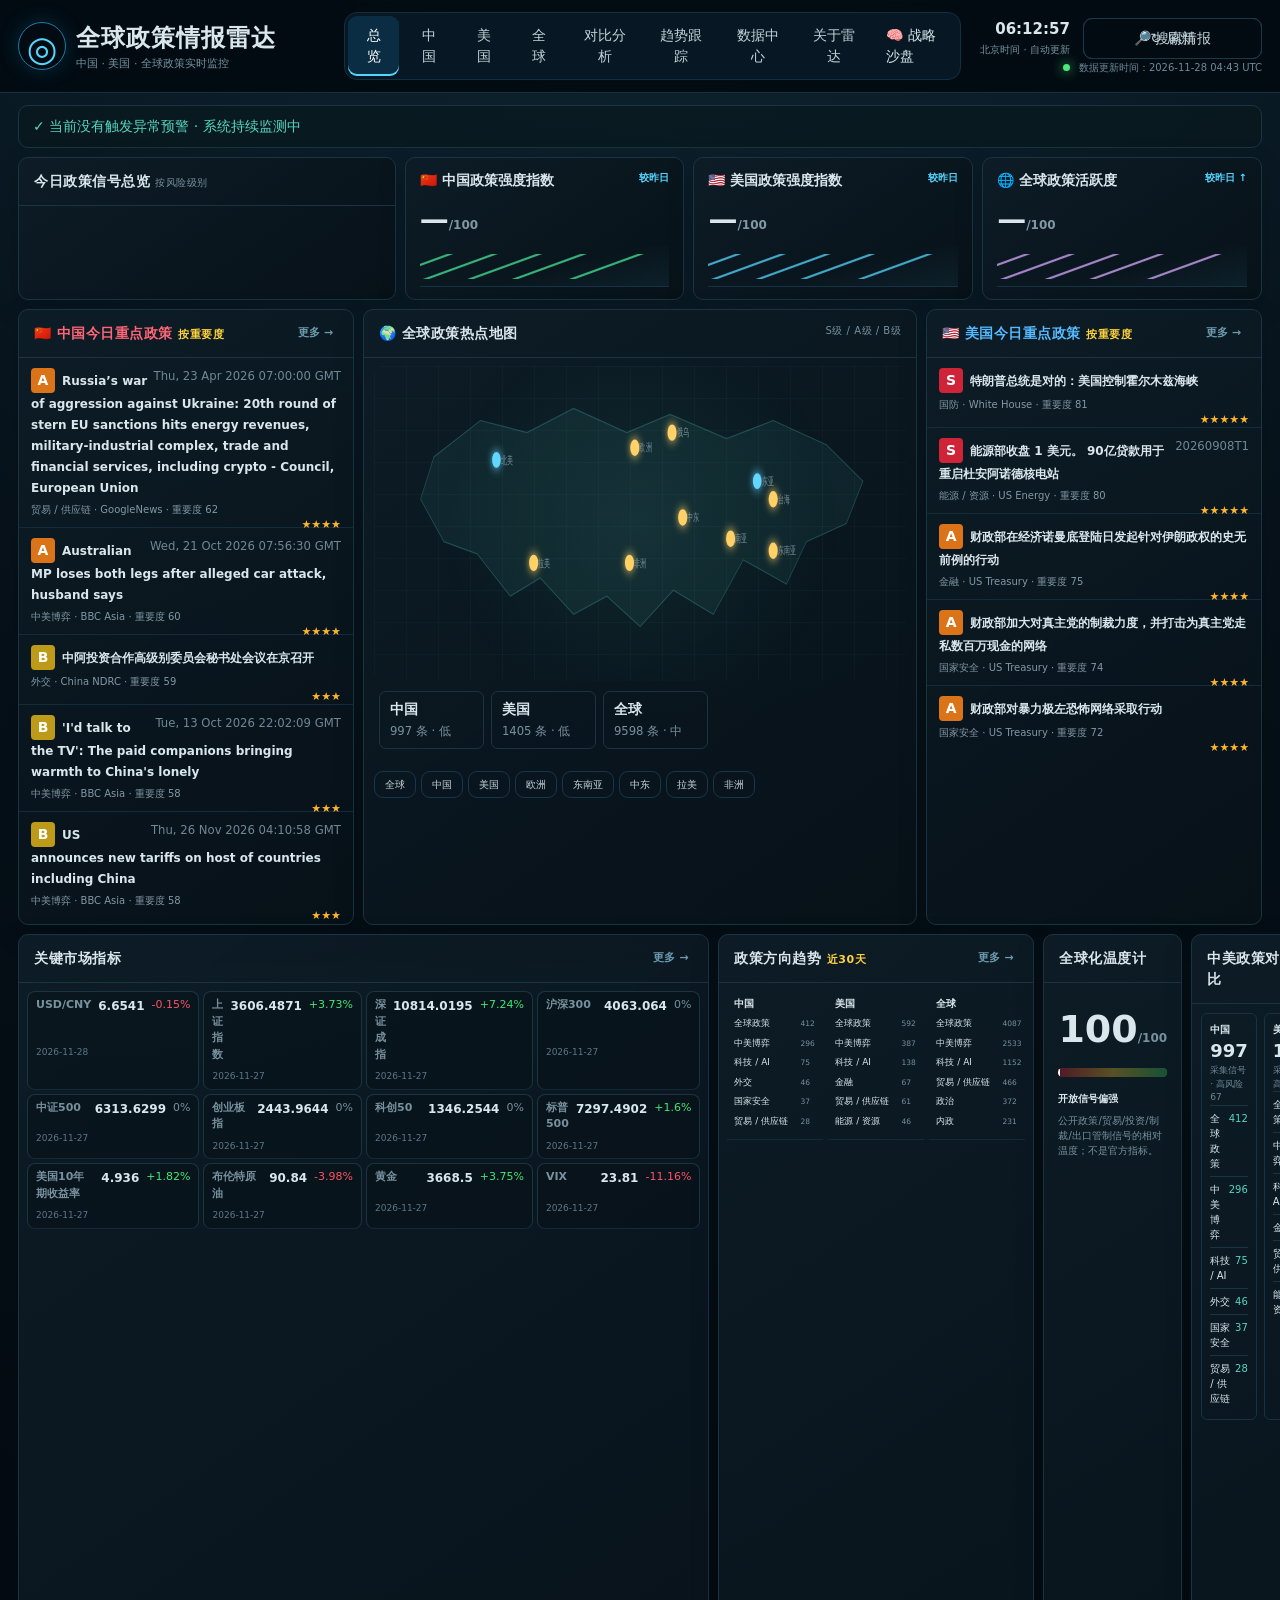
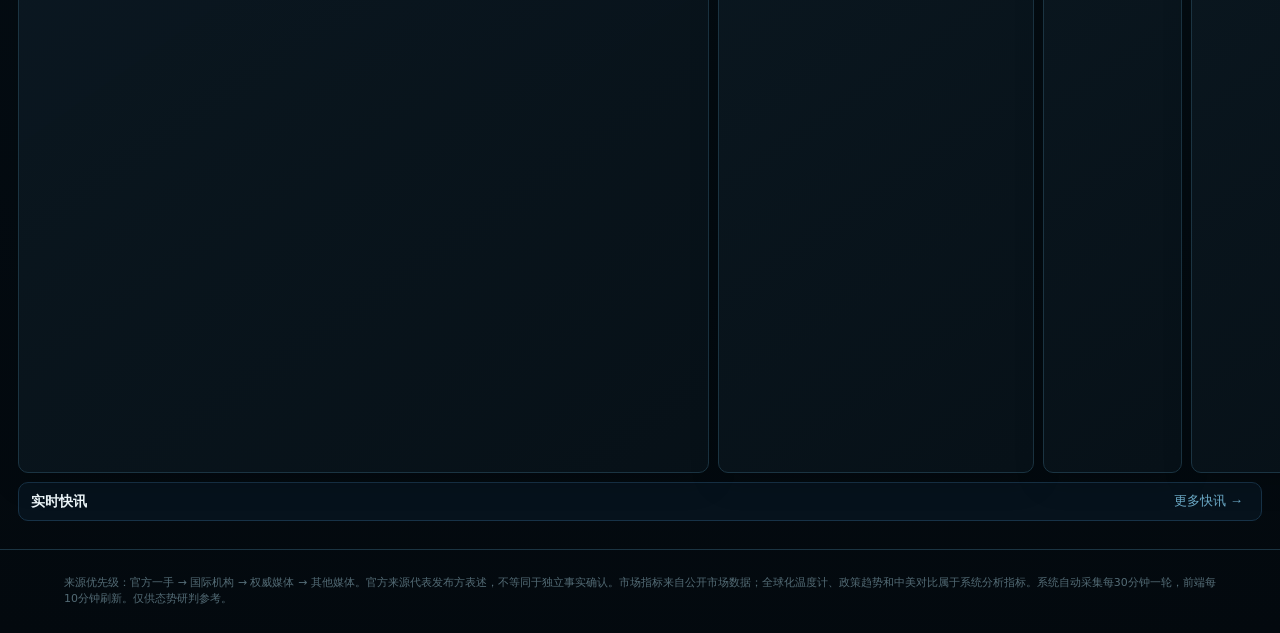
<file: index.html>
<!doctype html><html lang="zh-CN"><head><meta charset="utf-8"><meta name="viewport" content="width=device-width,initial-scale=1"><meta name="theme-color" content="#071018"><title>全球政策情报雷达 · 中美 · 全球战略情报监控</title><link rel="stylesheet" href="styles.css"><link rel="stylesheet" href="dashboard-extra.css"><link rel="stylesheet" href="policy-radar.css"><link rel="stylesheet" href="home.css"></head><body><header class="site-header"><div class="brand"><div class="brand-orbit">◎</div><div><div class="brand-title">全球政策情报雷达</div><div class="brand-sub">中国 · 美国 · 全球政策实时监控</div></div></div><nav class="main-nav" id="mainNav"><button class="nav-active" data-page="overview">总览</button><button data-page="china">中国</button><button data-page="us">美国</button><button data-page="global">全球</button><button data-page="compare">对比分析</button><button data-page="trends">趋势跟踪</button><button data-page="data">数据中心</button><button data-page="about">关于雷达</button><a href="scenario.html" style="display:inline-flex;align-items:center;padding:8px 12px;text-decoration:none;color:inherit;border-radius:8px">🧠 战略沙盘</a></nav><div class="header-status"><strong id="clock">--:--:--</strong><span>北京时间 · 自动更新</span><button id="manualRefresh">↻ 刷新</button><span class="live-dot"></span><small id="updated">正在读取数据…</small></div></header><main class="app-shell">
<section class="page page-active" data-page-view="overview"><section id="alerts" class="alerts"></section><section class="overview-kpis"><div class="policy-summary panel"><div class="panel-title">今日政策信号总览 <span class="sub">按风险级别</span></div><div id="policySummary" class="severity-grid"></div></div><div class="score-card panel china-score"><div class="score-head">🇨🇳 中国政策强度指数 <span id="chinaDelta">较昨日</span></div><div class="big-score" id="chinaScore">—<small>/100</small></div><div id="chinaSpark" class="spark"></div></div><div class="score-card panel us-score"><div class="score-head">🇺🇸 美国政策强度指数 <span id="usDelta">较昨日</span></div><div class="big-score" id="usScore">—<small>/100</small></div><div id="usSpark" class="spark"></div></div><div class="score-card panel global-score"><div class="score-head">🌐 全球政策活跃度 <span>较昨日 ↑</span></div><div class="big-score" id="globalScore">—<small>/100</small></div><div id="globalSpark" class="spark"></div></div></section><section class="home-columns"><section class="panel policy-list-panel"><div class="panel-title row"><span>🇨🇳 中国今日重点政策 <em>按重要度</em></span><button class="more-link" data-goto="china">更多 →</button></div><div id="homeChinaTop"></div></section><section class="panel home-map-panel"><div class="panel-title row"><span>🌍 全球政策热点地图</span><span class="sub">S级 / A级 / B级</span></div><div id="worldMap" class="world-map home-map"></div><div id="mapCards" class="map-cards"></div><div class="map-region-nav"><button data-region="all">全球</button><button data-region="china">中国</button><button data-region="us">美国</button><button data-region="global">欧洲</button><button data-region="global">东南亚</button><button data-region="global">中东</button><button data-region="global">拉美</button><button data-region="global">非洲</button></div></section><section class="panel policy-list-panel"><div class="panel-title row"><span>🇺🇸 美国今日重点政策 <em>按重要度</em></span><button class="more-link" data-goto="us">更多 →</button></div><div id="homeUsTop"></div></section></section><section class="home-lower"><section class="panel"><div class="panel-title row"><span>关键市场指标</span><button class="more-link" data-goto="data">更多 →</button></div><div id="marketIndicators" class="indicator-grid"></div></section><section class="panel"><div class="panel-title row"><span>政策方向趋势 <em>近30天</em></span><button class="more-link" data-goto="trends">更多 →</button></div><div id="policyDirection" class="direction-grid"></div></section><section class="panel"><div class="panel-title row"><span>全球化温度计</span></div><div id="globalTemp" class="temperature"></div></section><section class="panel"><div class="panel-title row"><span>中美政策对比</span><button class="more-link" data-goto="compare">更多 →</button></div><div id="policyCompare" class="compare-grid"></div></section><section class="panel"><div class="panel-title row"><span>今日值得关注 <em>按重要度，不按最新时间</em></span><button class="more-link" data-goto="data">更多 →</button></div><div id="todayFocus" class="focus-list"></div></section></section><section class="ticker"><strong>实时快讯</strong><div id="tickerItems"></div><button data-goto="data">更多快讯 →</button></section></section>
<section class="page" data-page-view="china"><div class="page-heading"><div><span>🇨🇳 中国政策雷达</span><h2>中国政策驾驶舱</h2><p>政策原文 → 财政/金融支持 → 企业/行业 → 商品/价格 → 海关/统计 → 执行效果</p></div><span class="page-badge">OFFICIAL-FIRST</span></div><section id="policyRadar" class="panel policy-radar"><div class="item">正在读取中国政策驾驶舱…</div></section><section class="country-detail-grid"><section class="panel"><div class="panel-title">中国重点情报 · 按重要度</div><div id="chinaFeed"></div></section><section class="panel"><div class="panel-title">中国政策时间线</div><div id="chinaTimeline" class="timeline"></div></section></section></section>
<section class="page" data-page-view="us"><div class="page-heading"><div><span>🇺🇸 美国政策雷达</span><h2>美国政策驾驶舱</h2><p>白宫 · 国务院 · 财政部 · 美联储 · 国防部 · 商务部 · USTR · 能源部等政策信号</p></div><span class="page-badge">FIRST-PARTY + MEDIA</span></div><section class="country-detail-grid"><section class="panel"><div class="panel-title">美国重点政策 · 按重要度</div><div id="usFeed"></div></section><section class="panel"><div class="panel-title">美国政策方向</div><div id="usDirection"></div><div class="panel-title second-title">未来观察</div><div id="usWatchlist" class="watchlist"></div></section></section></section>
<section class="page" data-page-view="global"><div class="page-heading"><div><span>🌐 全球政策雷达</span><h2>全球政策与地缘态势</h2><p>国家风险、区域热点、贸易/供应链、能源、外交与全球政策信号</p></div><span class="page-badge">GLOBAL OSINT</span></div><section class="dashboard"><section class="panel map-panel"><div class="panel-title row"><span>全球地缘态势</span><span class="sub">点击热点查看相关情报</span></div><div id="globalWorldMap" class="world-map"></div></section><section class="panel"><div class="panel-title">未来 7–30 天重点观察</div><div id="watchlist" class="watchlist"></div></section></section><section class="panel matrix-panel"><div class="panel-title row"><span>全球国家风险矩阵</span><span class="sub">风险分数 · 日变化 · 主要驱动</span></div><div id="matrix" class="matrix"></div></section><section class="panel"><div class="panel-title">全球事件时间线</div><div id="timeline" class="timeline"></div></section></section>
<section class="page" data-page-view="compare"><div class="page-heading"><div><span>⚖️ 中美政策对比</span><h2>中美政策结构对照</h2><p>以公开情报信号比较政策方向，不代表政策效果或概率预测</p></div></div><section class="compare-dashboard"><section class="panel"><div class="panel-title">政策方向趋势</div><div id="compareDirection" class="direction-grid"></div></section><section class="panel"><div class="panel-title">中美政策对比 · 点击具体重点情报</div><div id="compareMain" class="compare-grid"></div></section><section class="panel"><div class="panel-title">关键市场指标</div><div id="compareMarket" class="indicator-grid"></div></section></section></section>
<section class="page" data-page-view="trends"><div class="page-heading"><div><span>📈 趋势跟踪</span><h2>30日风险与政策趋势</h2><p>用于观察公开信息变化方向，不代表预测</p></div></div><section class="dashboard"><section class="panel trend-panel"><div class="panel-title">30日风险趋势</div><div id="trend" class="trend"></div><div id="trendLegend" class="trend-legend"></div></section><section class="panel"><div class="panel-title">政策方向趋势</div><div id="trendDirection" class="direction-grid"></div></section></section><section class="panel"><div class="panel-title">战略事件追踪 <span class="sub">点击事件中的具体情报可查看原文</span></div><div id="events" class="events"></div></section></section>
<section class="page" data-page-view="data"><div class="page-heading"><div><span>🗄️ 数据中心</span><h2>实时情报与数据源</h2><p>官方一手 → 国际机构 → 权威媒体 → 其他媒体；GDELT用于公开信息发现</p></div><span id="collectionBadge" class="page-badge">监测中</span></div><section class="layout"><aside class="panel filters"><div class="panel-title">情报筛选</div><label>区域<select id="region"><option value="all">全部</option><option value="china">中国</option><option value="us">美国</option><option value="global">全球</option></select></label><label>领域<select id="category"><option value="all">全部领域</option><option>政治</option><option>金融</option><option>经济</option><option>产业</option><option>科技 / AI</option><option>国防</option><option>内政</option><option>国家安全</option><option>外交</option><option>贸易 / 供应链</option><option>能源 / 资源</option><option>中美博弈</option><option>全球政策</option></select></label><label>来源<select id="sourceTier"><option value="all">全部来源</option><option value="official">官方一手</option><option value="institution">国际机构</option><option value="major_media">权威媒体</option><option value="media">其他媒体</option></select></label><label>风险级别<select id="risk"><option value="all">全部</option><option value="critical">极高</option><option value="high">高</option><option value="medium">中</option><option value="low">低</option></select></label><input id="search" type="search" placeholder="搜索关键词…"><div class="legend"><span class="critical">● 极高</span><span class="high">● 高</span><span class="medium">● 中</span><span class="low">● 低</span></div></aside><section class="panel radar-panel"><div class="panel-title">实时风险雷达</div><div id="radar" class="radar"><div class="radar-ring r1"></div><div class="radar-ring r2"></div><div class="radar-ring r3"></div><div class="radar-cross"></div><div id="blips"></div></div><div id="hotspots" class="hotspots"></div></section><section class="panel feed-panel"><div class="panel-title row"><span>最新情报</span><span id="count"></span></div><div id="feed"></div></section></section><section class="panel events-panel"><div class="panel-title row"><span>战略事件追踪</span><span>按事件主题聚合 · 展开查看具体消息</span></div><div id="dataEvents" class="events"></div></section></section>
<section class="page" data-page-view="about"><div class="page-heading"><div><span>◈ 关于雷达</span><h2>方法论、来源与数据说明</h2><p>本系统用于公开政策与地缘信息态势研判</p></div></div><section class="about-grid"><section class="panel"><div class="panel-title">来源层级</div><div class="method-list"><b>01 · 官方一手</b><span>政府部门、央行、监管机构、国际组织官方发布。</span><b>02 · 国际机构</b><span>UN、WTO、IMF、World Bank、IEA、OECD、BIS、IAEA 等公开数据。</span><b>03 · 权威媒体</b><span>Reuters、AP、AFP、FT、Bloomberg、WSJ、NYT 等用于交叉验证和发现。</span><b>04 · 公开发现层</b><span>GDELT用于全球新闻/公开网页发现，不等同官方事实源。</span></div></section><section class="panel"><div class="panel-title">准确性与验证</div><div class="method-list"><b>官方来源 ≠ 独立事实确认</b><span>系统会标注单一官方、双源交叉、多源交叉等状态。</span><b>重要度 ≠ 最新时间</b><span>重点政策与今日值得关注使用风险、战略领域、政策行动、潜在影响和来源层级等信号综合排序。</span><b>风险指数</b><span>用于衡量公开信息中的风险信号强弱，不是事件发生概率。</span><b>政策执行链</b><span>政策发布后继续观察财政/金融、企业、商品价格、海关/统计数据。</span><b>自动更新</b><span>数据采集每30分钟一轮；前端默认每10分钟刷新。</span></div></section></section></section></main><footer>来源优先级：官方一手 → 国际机构 → 权威媒体 → 其他媒体。官方来源代表发布方表述，不等同于独立事实确认。市场指标来自公开市场数据；全球化温度计、政策趋势和中美对比属于系统分析指标。系统自动采集每30分钟一轮，前端每10分钟刷新。仅供态势研判参考。</footer><script src="app.js"></script><script src="policy-radar.js"></script><script src="home.js"></script><script src="compare-enhancements.js"></script></body></html>
</file>
<file: styles.css>
:root{--bg:#071018;--panel:#0b1620;--line:#1b3442;--text:#d9e7ed;--muted:#77919e;--accent:#55d6c2;--critical:#ff5263;--high:#ff9b55;--medium:#ffd166;--low:#62d6ff}*{box-sizing:border-box}body{margin:0;background:radial-gradient(circle at 70% 0,#102633 0,#071018 42%,#050b10 100%);color:var(--text);font:14px/1.5 Inter,system-ui,-apple-system,BlinkMacSystemFont,"Segoe UI",sans-serif}.topbar{padding:28px 5vw 20px;border-bottom:1px solid var(--line);display:flex;justify-content:space-between;gap:20px;align-items:flex-end}.eyebrow{color:var(--accent);font-size:11px;letter-spacing:2px}h1{margin:5px 0;font-size:28px}p{margin:0;color:var(--muted)}.status{color:var(--muted);white-space:nowrap}.dot{display:inline-block;width:8px;height:8px;background:var(--accent);border-radius:50%;box-shadow:0 0 12px var(--accent);margin-right:8px}main{max-width:1550px;margin:auto;padding:22px 5vw}.alerts{display:grid;gap:9px;margin-bottom:14px}.alert-card{border:1px solid var(--line);border-radius:10px;padding:12px 14px;background:rgba(28,13,17,.75);box-shadow:0 0 18px rgba(255,82,99,.06)}.alert-high{border-color:rgba(255,82,99,.55)}.alert-medium{border-color:rgba(255,155,85,.5);background:rgba(30,22,15,.72)}.alert-top{display:flex;align-items:center;gap:8px;color:var(--muted);font-size:11px}.alert-top time{margin-left:auto}.alert-badge{background:var(--critical);color:#16070a;border-radius:4px;padding:2px 6px;font-weight:800;letter-spacing:.7px}.alert-card h2{font-size:15px;margin:5px 0}.alert-card p{font-size:12px}.alert-card small{display:block;margin-top:5px;color:#9aaeb6}.alert-empty{border:1px solid var(--line);border-radius:10px;padding:10px 14px;color:var(--accent);background:rgba(7,24,28,.6)}.kpis{display:grid;grid-template-columns:repeat(6,1fr);gap:10px;margin-bottom:14px}.kpi,.panel{background:linear-gradient(145deg,rgba(13,28,38,.96),rgba(7,17,24,.98));border:1px solid var(--line);border-radius:10px}.kpi{padding:14px}.kpi b{font-size:25px}.kpi span{display:block;color:var(--muted);font-size:11px;margin-top:2px}.kpi .score{font-size:11px;color:var(--accent);margin-top:6px}.dashboard{display:grid;grid-template-columns:1.45fr .9fr;gap:14px;margin-bottom:14px}.panel-title{padding:13px 15px;border-bottom:1px solid var(--line);font-weight:700;letter-spacing:.5px}.row{display:flex;justify-content:space-between}.sub{font-size:10px;color:var(--muted);font-weight:400}.world-map{height:300px;margin:10px 15px 0;position:relative;border-radius:8px;overflow:hidden;background:radial-gradient(circle at 50% 50%,rgba(85,214,194,.08),transparent 65%),linear-gradient(rgba(85,214,194,.035) 1px,transparent 1px),linear-gradient(90deg,rgba(85,214,194,.035) 1px,transparent 1px);background-size:auto,32px 32px,32px 32px}.world-map svg{width:100%;height:100%}.map-outline{fill:rgba(85,214,194,.07);stroke:rgba(85,214,194,.25);stroke-width:1}.map-dot{cursor:pointer;filter:drop-shadow(0 0 5px currentColor)}.map-label{fill:var(--muted);font-size:9px}.map-cards{display:flex;gap:7px;flex-wrap:wrap;padding:10px 15px 14px}.map-card{border:1px solid var(--line);padding:7px 10px;border-radius:7px;min-width:105px}.map-card b{display:block}.map-card small{color:var(--muted)}.trend{height:300px;padding:12px 15px 0}.trend svg{width:100%;height:100%}.trend-grid{stroke:rgba(85,214,194,.12);stroke-width:1}.trend-line{fill:none;stroke:var(--accent);stroke-width:2.5}.trend-area{fill:rgba(85,214,194,.08)}.trend-dot{fill:var(--accent)}.trend-text{fill:var(--muted);font-size:9px}.trend-legend{padding:4px 15px 14px;color:var(--muted);font-size:10px}.matrix-panel{margin-bottom:14px}.matrix{display:grid;grid-template-columns:repeat(4,1fr);gap:8px;padding:12px 15px 15px;max-height:520px;overflow:auto}.country{border:1px solid var(--line);border-radius:8px;padding:10px;background:rgba(4,12,18,.35)}.country .head{display:flex;justify-content:space-between;gap:8px}.country b{font-size:14px}.country small,.country p{font-size:10px;color:var(--muted)}.country .score{font-size:20px;font-weight:700}.arrow.up{color:var(--critical)}.arrow.down{color:var(--accent)}.arrow.flat{color:var(--muted)}.country .bar{height:4px;background:var(--line);border-radius:3px;overflow:hidden;margin:7px 0}.country .bar i{display:block;height:100%;background:var(--high)}.strategic-grid{display:grid;grid-template-columns:1.1fr .9fr;gap:14px;margin-bottom:14px}.timeline,.watchlist{padding:12px 15px;max-height:480px;overflow:auto}.timeline-item{display:grid;grid-template-columns:70px 1fr;gap:10px;padding:10px 0;border-bottom:1px solid var(--line)}.timeline-item:last-child{border:0}.timeline-date{color:var(--muted);font-size:10px}.timeline-item h3{margin:0 0 3px;font-size:12px}.watch{border:1px solid var(--line);border-radius:8px;padding:10px;margin-bottom:8px}.watch:last-child{margin-bottom:0}.watch h3{margin:0 0 4px;font-size:12px}.watch p{font-size:10px}.priority{float:right;font-size:10px;padding:2px 6px;border-radius:4px;background:#4b2b19;color:#ffb47d}.layout{display:grid;grid-template-columns:220px minmax(330px,1fr) minmax(400px,1.3fr);gap:14px}.filters label{display:block;padding:10px 15px 0;color:var(--muted);font-size:12px}.filters select,.filters input{width:100%;margin-top:5px;padding:9px;background:#071018;border:1px solid var(--line);color:var(--text);border-radius:6px}.filters input{margin:15px;width:calc(100% - 30px)}.legend{padding:18px 15px;display:grid;gap:5px;font-size:12px}.critical{color:var(--critical)}.high{color:var(--high)}.medium{color:var(--medium)}.low{color:var(--low)}.radar{height:430px;margin:15px;position:relative;overflow:hidden;background:repeating-linear-gradient(0deg,transparent 0 39px,rgba(85,214,194,.06) 40px),repeating-linear-gradient(90deg,transparent 0 39px,rgba(85,214,194,.06) 40px);border:1px solid #15303a;border-radius:50%}.radar:after{content:"";position:absolute;inset:0;background:conic-gradient(from 220deg,transparent 0 75%,rgba(85,214,194,.14) 80%,transparent 86%);animation:sweep 5s linear infinite}@keyframes sweep{to{transform:rotate(360deg)}}.radar-ring{position:absolute;border:1px solid rgba(85,214,194,.2);border-radius:50%;left:50%;top:50%;transform:translate(-50%,-50%)}.r1{width:33%;height:33%}.r2{width:66%;height:66%}.r3{width:100%;height:100%}.radar-cross{position:absolute;left:50%;top:0;bottom:0;border-left:1px solid rgba(85,214,194,.14)}.radar-cross:after{content:"";position:absolute;top:50%;left:-50vw;width:100vw;border-top:1px solid rgba(85,214,194,.14)}.blip{position:absolute;width:9px;height:9px;border-radius:50%;box-shadow:0 0 16px currentColor;z-index:2}.hotspots{padding:0 15px 15px;display:flex;flex-wrap:wrap;gap:7px}.tag{border:1px solid var(--line);padding:5px 8px;border-radius:20px;color:var(--muted)}.feed-panel{min-height:430px;max-height:520px;overflow:auto}.item{padding:14px 15px;border-bottom:1px solid var(--line)}.item:last-child{border:0}.item h3{font-size:14px;margin:0 0 5px}.meta{color:var(--muted);font-size:11px}.badge{float:right;border-radius:4px;padding:2px 6px;font-size:10px}.badge.极高{background:#4a1820;color:#ff8290}.badge.高{background:#4b2b19;color:#ffb47d}.badge.中{background:#493e19;color:#ffe092}.badge.低{background:#173c48;color:#82e3ff}a{color:inherit;text-decoration:none}.events-panel{margin-top:14px}.events{display:grid;grid-template-columns:repeat(3,1fr);gap:10px;padding:12px 15px 15px}.event{border:1px solid var(--line);border-radius:8px;padding:11px}.event h3{margin:0 0 5px;font-size:13px}.event p{font-size:11px}.event .bar{height:4px;background:var(--line);margin:8px 0;border-radius:3px;overflow:hidden}.event .bar i{display:block;height:100%;background:var(--high)}
/* 对比分析：中美重点信号——标题与正文始终按正常中文横向阅读，禁止被挤成一字一行 */
#compareMain{display:grid;grid-template-columns:1fr 1fr;gap:14px;align-items:start}.compare-signal{min-width:0;overflow:hidden}.compare-signal-head{display:flex;align-items:center;justify-content:space-between;gap:12px;padding:15px 16px 11px;border-bottom:1px solid var(--line)}.compare-signal-title{display:flex;align-items:center;gap:9px;min-width:0}.compare-signal-title h3{margin:0;font-size:18px;line-height:1.25;white-space:nowrap}.compare-flag{font-size:22px;line-height:1}.compare-signal-count{flex:none;color:var(--accent);font-size:11px}.compare-signal-sub{padding:8px 16px;color:var(--muted);font-size:11px;border-bottom:1px solid rgba(27,52,66,.65)}.compare-news-list{padding:4px 10px 8px}.compare-news-item{display:grid;grid-template-columns:32px minmax(0,1fr);gap:9px;align-items:start;padding:10px 7px;border-bottom:1px solid rgba(27,52,66,.65);min-width:0;width:100%}.compare-news-item:last-child{border-bottom:0}.compare-news-item:hover{background:rgba(85,214,194,.045)}.compare-news-rank{font-size:11px;color:var(--accent);font-weight:800;text-align:center;padding-top:2px}.compare-news-body{display:block;min-width:0;width:100%}.compare-news-body strong{display:block;width:100%;font-size:13px;line-height:1.55;font-weight:650;min-width:0;white-space:normal;word-break:normal;overflow-wrap:break-word;writing-mode:horizontal-tb;text-orientation:mixed}.compare-news-meta{display:flex;align-items:center;gap:6px;margin-top:5px;white-space:nowrap;overflow:hidden;color:var(--muted);font-size:10px}.compare-news-meta b{padding:2px 5px;border-radius:3px;background:rgba(85,214,194,.08);color:var(--accent)}.compare-news-meta em{font-style:normal;padding:2px 5px;border:1px solid var(--line);border-radius:3px}.compare-empty{padding:18px;color:var(--muted)}
/* 市场板块 */
.market-board{display:grid;grid-template-columns:1fr 1fr;gap:12px}.market-section{min-width:0}.market-section h3{margin:0 0 8px;font-size:14px}.market-card{display:grid;grid-template-columns:minmax(100px,1fr) auto;gap:3px 10px;padding:10px 11px;margin-bottom:7px;border:1px solid var(--line);border-radius:7px;background:rgba(4,12,18,.35)}.market-card b{font-size:13px}.market-card small{display:block;color:var(--muted);font-size:9px}.market-card strong{font-size:16px;align-self:center}.market-card strong.up{color:var(--critical)}.market-card strong.down{color:var(--accent)}.market-card strong.flat{color:var(--muted)}.market-card>span{grid-column:1/-1;color:var(--muted);font-size:9px;white-space:nowrap;overflow:hidden;text-overflow:ellipsis}.market-note{display:block;margin:10px 15px 14px;color:var(--muted)}
footer{padding:25px 5vw;color:#536b75;font-size:11px;border-top:1px solid var(--line)}@media(max-width:1100px){.kpis{grid-template-columns:repeat(3,1fr)}.layout{grid-template-columns:1fr 1fr}.filters{grid-column:1/-1}.dashboard,.strategic-grid{grid-template-columns:1fr}.matrix{grid-template-columns:repeat(3,1fr)}}@media(max-width:900px){#compareMain{grid-template-columns:1fr}.compare-news-body{display:block;width:100%}.compare-news-body strong{white-space:normal;word-break:normal;overflow-wrap:break-word}.compare-news-meta{justify-content:flex-start;overflow:hidden}.market-board{grid-template-columns:1fr}}@media(max-width:700px){.topbar{display:block}.status{margin-top:12px}.kpis{grid-template-columns:repeat(2,1fr)}.layout{grid-template-columns:1fr}.filters{display:block}.world-map{height:250px}.matrix{grid-template-columns:1fr 1fr}.events{grid-template-columns:1fr}.kpi b{font-size:22px}.compare-signal-title h3{font-size:16px}.compare-news-item{grid-template-columns:30px minmax(0,1fr)}.compare-news-body{display:block;width:100%}.compare-news-body strong{font-size:13px;line-height:1.55;white-space:normal;word-break:normal;overflow-wrap:break-word}.compare-news-meta{margin-top:5px}.market-card{grid-template-columns:1fr auto}}
</file>
<file: dashboard-extra.css>
.intel-grid{display:grid;grid-template-columns:1.25fr .75fr;gap:14px;margin-bottom:14px}.indicator-grid{display:grid;grid-template-columns:repeat(4,1fr);gap:8px;padding:12px 15px 15px}.indicator{border:1px solid var(--line);border-radius:8px;padding:10px;display:grid;grid-template-columns:1fr auto;gap:2px;background:rgba(4,12,18,.35)}.indicator b{font-size:11px;color:var(--muted)}.indicator strong{font-size:18px}.indicator span{font-size:11px}.indicator small{font-size:9px;color:var(--muted)}.indicator .up{color:var(--critical)}.indicator .down{color:var(--accent)}.indicator .flat{color:var(--muted)}.temperature{padding:18px 20px 20px}.temp-score{font-size:44px;font-weight:800}.temp-score small{font-size:13px;color:var(--muted)}.temp-bar{height:10px;background:var(--line);border-radius:10px;overflow:hidden;margin:10px 0}.temp-bar i{display:block;height:100%;background:linear-gradient(90deg,var(--critical),var(--medium),var(--accent))}.temperature b{font-size:14px}.temperature p{font-size:10px;margin-top:5px}.direction-grid,.compare-grid{display:grid;grid-template-columns:repeat(3,1fr);gap:10px;padding:12px 15px 15px}.direction h3,.compare h3{margin:0 0 8px}.direction div{display:grid;grid-template-columns:80px 1fr 25px;align-items:center;gap:5px;margin:6px 0;font-size:10px}.direction i{display:block;height:5px;background:var(--accent);border-radius:5px}.direction small{color:var(--muted)}.compare{border:1px solid var(--line);border-radius:8px;padding:10px}.compare>b{font-size:22px}.compare>small{display:block;color:var(--muted);font-size:9px}.compare div{display:flex;justify-content:space-between;border-top:1px solid var(--line);padding:5px 0;font-size:10px}.compare em{font-style:normal;color:var(--accent)}.focus-panel{margin-bottom:14px}.focus-list{display:grid;grid-template-columns:repeat(2,1fr)}.focus-item{padding:12px 15px;border-bottom:1px solid var(--line)}.focus-item h3{font-size:13px;margin:0 0 4px}.focus-item p{font-size:10px}@media(max-width:1100px){.intel-grid{grid-template-columns:1fr}.indicator-grid{grid-template-columns:repeat(4,1fr)}}@media(max-width:700px){.indicator-grid{grid-template-columns:repeat(2,1fr)}.direction-grid,.compare-grid,.focus-list{grid-template-columns:1fr}.focus-item{border-bottom:1px solid var(--line)}}
</file>
<file: policy-radar.css>
.policy-radar{margin-top:18px}.policy-head{display:flex;justify-content:space-between;gap:16px;align-items:flex-start;margin-bottom:14px}.policy-head h2{margin:0 0 6px}.policy-head p,.policy-head small,.note{opacity:.72}.policy-grid{display:grid;grid-template-columns:repeat(2,minmax(0,1fr));gap:14px}.policy-card{padding:16px;border:1px solid rgba(255,255,255,.08);border-radius:12px;background:rgba(255,255,255,.025)}.policy-card h3{margin-top:0}.agency-grid{display:grid;grid-template-columns:repeat(2,minmax(0,1fr));gap:8px}.agency-grid div{padding:9px;border-radius:8px;background:rgba(255,255,255,.035)}.agency-grid b,.agency-grid small{display:block}.agency-grid small{opacity:.65;margin-top:3px}.language-list>div,.area-list>div{display:grid;grid-template-columns:1fr 44px 55px 65px;gap:8px;align-items:center;margin:9px 0}.language-list em{font-style:normal}.language-list small,.area-list small{opacity:.65}.area-list i{height:6px;border-radius:6px;background:currentColor;opacity:.55}.chain-row{display:grid;grid-template-columns:repeat(6,1fr);gap:6px}.chain-row div{text-align:center;padding:10px 5px;border-radius:8px;background:rgba(255,255,255,.04)}.chain-row strong,.chain-row span,.chain-row small{display:block}.chain-row small{opacity:.55;margin-top:4px}.policy-feed{margin-top:14px}.policy-feed article{padding:12px 0;border-top:1px solid rgba(255,255,255,.08)}.policy-feed article h3{margin:7px 0}.policy-feed article p,.policy-feed article div{font-size:.9rem;opacity:.8;margin:5px 0}.policy-feed a{color:inherit}.policy-feed .badge{display:inline-block}@media(max-width:800px){.policy-grid{grid-template-columns:1fr}.chain-row{grid-template-columns:repeat(3,1fr)}.policy-head{display:block}.agency-grid{grid-template-columns:1fr}}
</file>
<file: home.css>
:root{--cyan:#55d6ff;--green:#4ee77b;--red:#ff4058;--orange:#ff8b28;--yellow:#ffd33d;--blue:#4b9dff;--panel2:#07141f;--line2:#173247}body{background:radial-gradient(circle at 50% -20%,#102b3a 0,#061018 46%,#03090e 100%)}.site-header{min-height:76px;padding:12px 18px;display:grid;grid-template-columns:310px 1fr 285px;align-items:center;gap:16px;border-bottom:1px solid #143044;background:rgba(3,11,17,.94);position:sticky;top:0;z-index:20;backdrop-filter:blur(10px)}.brand{display:flex;align-items:center;gap:10px}.brand-orbit{width:48px;height:48px;border:1px solid #197da6;border-radius:50%;display:grid;place-items:center;color:var(--cyan);font-size:35px;box-shadow:0 0 20px #00698c55}.brand-title{font-size:24px;font-weight:800;letter-spacing:1px}.brand-sub{font-size:11px;color:#7693a2}.main-nav{display:flex;justify-content:center;gap:4px;background:#071824;border:1px solid #132f43;border-radius:13px;padding:3px}.main-nav button,.more-link,.map-region-nav button,.header-status button{border:0;background:transparent;color:#c4d4db;padding:9px 15px;border-radius:9px;cursor:pointer;font:inherit}.main-nav button:hover,.main-nav .nav-active{color:#fff;background:#0b2d43;box-shadow:inset 0 -2px 0 var(--cyan)}.header-status{display:grid;grid-template-columns:auto auto;justify-content:end;gap:1px 9px;text-align:right}.header-status strong{font-size:15px}.header-status span:not(.live-dot){font-size:10px;color:#7994a2}.header-status button{grid-row:1/3;grid-column:2;border:1px solid #1a384b;margin-left:4px}.live-dot{width:7px;height:7px;background:var(--green);border-radius:50%;box-shadow:0 0 12px var(--green);align-self:center;justify-self:end}.header-status small{font-size:10px;color:#6e8998}.app-shell{max-width:1600px;padding:12px 18px 28px}.page{display:none}.page-active{display:block}.overview-kpis{display:grid;grid-template-columns:1.35fr repeat(3,1fr);gap:9px;margin-bottom:9px}.panel{box-shadow:0 10px 30px rgba(0,0,0,.16)}.policy-summary{min-height:126px}.severity-grid{display:grid;grid-template-columns:repeat(4,1fr);gap:7px;padding:9px}.severity{border:1px solid var(--line2);border-radius:7px;padding:9px}.severity b{font-size:23px;display:block}.severity small{color:#8299a5}.severity.s{background:#3b0e16;border-color:#8d2030}.severity.a{background:#3a210b;border-color:#945719}.severity.b{background:#322b0a;border-color:#75641a}.severity.c{background:#0b2a3a;border-color:#1a5a7d}.score-card{padding:12px 14px;min-height:126px}.score-head{font-weight:700}.score-head span{float:right;color:var(--cyan);font-size:10px}.big-score{font-size:29px;font-weight:800;margin-top:7px}.big-score small{font-size:12px;color:#8298a4}.spark{height:42px;margin-top:3px;position:relative;background:linear-gradient(165deg,transparent 55%,rgba(85,214,255,.07));border-bottom:1px solid #163247;overflow:hidden}.spark:after{content:"";position:absolute;left:0;right:0;bottom:7px;height:25px;background:linear-gradient(160deg,transparent 0 8%,#55d6ff 9% 10%,transparent 11% 22%,#55d6ff 23% 24%,transparent 25% 36%,#55d6ff 37% 38%,transparent 39% 50%,#55d6ff 51% 52%,transparent 53% 68%,#55d6ff 69% 70%,transparent 71%);opacity:.75}.china-score .spark:after{filter:hue-rotate(310deg)}.global-score .spark:after{filter:hue-rotate(70deg)}.home-columns{display:grid;grid-template-columns:1fr 1.65fr 1fr;gap:9px;margin-bottom:9px}.policy-list-panel{min-height:390px}.policy-list-panel .panel-title{color:#e4edf1}.policy-list-panel:first-child .panel-title{color:#ff6575}.policy-list-panel:last-child .panel-title{color:#55baff}.panel-title em{font-style:normal;color:#ffd33d;font-size:11px}.more-link{padding:2px 5px;color:#6c99ad;font-size:11px}.policy-item{padding:10px 12px;border-bottom:1px solid #132b3a;min-height:70px}.policy-item:last-child{border-bottom:0}.grade{display:inline-block;min-width:24px;text-align:center;border-radius:4px;padding:2px 4px;font-weight:800;margin-right:7px;color:#fff}.grade.s{background:#cf2438}.grade.a{background:#db7319}.grade.b{background:#bd9b19}.grade.c{background:#1472a5}.policy-item h4{display:inline;font-size:12px}.policy-item p{font-size:10px;margin:4px 0 0;color:#8298a4}.policy-item small{float:right;color:#708894}.policy-stars{float:right;color:#ffb42e;font-size:11px}.home-map-panel{min-width:0}.home-map{height:315px;margin:8px 10px 0}.map-region-nav{display:flex;gap:5px;flex-wrap:wrap;padding:8px 10px}.map-region-nav button{border:1px solid #18364a;padding:5px 10px;font-size:10px}.map-region-nav button:hover{border-color:#1989c2;color:#fff}.home-lower{display:grid;grid-template-columns:1.05fr 1.05fr .8fr 1.1fr .9fr;gap:9px}.home-lower>.panel{min-height:230px}.indicator-grid{padding:8px;gap:4px}.indicator{padding:5px 8px;display:grid;grid-template-columns:1fr auto auto;gap:7px;border-bottom:1px solid #122a39;font-size:10px}.indicator strong{font-size:12px}.indicator small{grid-column:1/-1;color:#5e7887}.indicator .up{color:#42e875}.indicator .down{color:#ff5263}.direction-grid{padding:8px;gap:5px}.direction{padding:5px 7px;border-bottom:1px solid #122a39}.direction h3{font-size:10px;margin:0 0 4px}.direction div{display:grid;grid-template-columns:58px 1fr 16px;gap:4px;align-items:center;font-size:9px}.direction i{height:3px;background:var(--green);display:block}.temperature{padding:18px 14px}.temp-score{font-size:38px;text-align:center}.temp-score small{font-size:12px}.temp-bar{height:9px;border-radius:8px;background:linear-gradient(90deg,#e52e3e,#ffd33d,#35d96c);margin:10px 0;overflow:hidden}.temp-bar i{display:block;height:100%;background:#061018aa;border-left:2px solid #fff}.temperature b,.temperature p{font-size:10px}.compare-grid{padding:9px;display:grid;gap:7px}.compare{border:1px solid #153246;padding:8px;border-radius:6px}.compare h3{font-size:10px;margin:0}.compare>b{font-size:18px}.compare small{display:block;color:#6f8997}.focus-list{padding:5px}.focus-item{padding:7px;border-bottom:1px solid #142c3c}.focus-item h3{font-size:10px;margin:0}.focus-item p{font-size:9px}.ticker{display:grid;grid-template-columns:90px 1fr auto;gap:10px;align-items:center;margin-top:9px;border:1px solid #173247;border-radius:10px;background:#06121c;padding:8px 12px}.ticker strong{color:#eaf3f6}.ticker #tickerItems{display:flex;gap:28px;overflow:hidden;white-space:nowrap;color:#8da2ac;font-size:10px}.ticker button{background:none;border:0;color:#6ba9c6}.page-heading{display:flex;justify-content:space-between;align-items:center;padding:12px 4px 14px}.page-heading span:first-child{color:var(--cyan);font-size:12px}.page-heading h2{margin:3px 0;font-size:25px}.page-heading p{font-size:11px}.page-badge{border:1px solid #24506a!important;border-radius:20px;padding:6px 10px;color:#72c8ea!important;font-size:9px!important}.country-detail-grid,.compare-dashboard{display:grid;grid-template-columns:1.35fr .9fr;gap:12px}.compare-dashboard{grid-template-columns:1fr 1fr 1fr}.second-title{margin-top:10px}.method-list{display:grid;grid-template-columns:150px 1fr;padding:15px;gap:10px;font-size:12px}.method-list b{color:#8edcff}.method-list span{color:#8ba0aa}.about-grid{display:grid;grid-template-columns:1fr 1fr;gap:12px}.alerts{margin-bottom:9px}.alert-card{padding:8px 11px}.alert-card h2{font-size:12px}.alert-card p{font-size:10px}.collection-ok{color:var(--green)!important;border-color:#24653b!important}.collection-failed{color:#ff6575!important;border-color:#78303b!important}
/* 中美重点信号：清晰的双栏情报卡片 */
.compare-dashboard>.panel:nth-child(2){min-width:0}.compare-dashboard>.panel:nth-child(2)>.panel-title{font-size:14px;padding:12px 14px}.compare-dashboard>.panel:nth-child(2)>.compare-grid{grid-template-columns:repeat(2,minmax(0,1fr));gap:12px;padding:12px}.compare-signal{padding:0;overflow:hidden;border-radius:10px;background:linear-gradient(145deg,rgba(10,27,38,.98),rgba(5,14,21,.98));border-color:#1b3b4d;min-width:0}.compare-signal.compare-china{border-top:2px solid #ff6575}.compare-signal.compare-us{border-top:2px solid #55baff}.compare-signal-head{display:flex;align-items:center;justify-content:space-between;gap:10px;padding:12px 13px 7px}.compare-signal-title{display:flex;align-items:center;gap:8px;min-width:0}.compare-flag{font-size:20px;line-height:1}.compare-signal-title h3{margin:0;font-size:16px;line-height:1.25;font-weight:800;color:#eef7fa;white-space:nowrap}.compare-signal-count{flex:none;padding:3px 7px;border:1px solid #24495d;border-radius:12px;color:#9dc0cd;font-size:10px}.compare-china .compare-signal-count{color:#ff9aa5;border-color:#67323a}.compare-us .compare-signal-count{color:#8fd4ff;border-color:#2b536c}.compare-signal-sub{padding:0 13px 10px;color:#718b98;font-size:10px;border-bottom:1px solid #183443}.compare-news-list{padding:4px 10px 8px}.compare-news-item{display:grid;grid-template-columns:27px minmax(0,1fr);gap:8px;align-items:start;padding:9px 3px;border-bottom:1px solid #132d3b}.compare-news-item:last-child{border-bottom:0}.compare-news-rank{font:700 10px/24px ui-monospace,SFMono-Regular,Menlo,monospace;color:#587583;text-align:center}.compare-news-body{min-width:0}.compare-news-body strong{display:block;color:#dce9ee;font-size:12px;line-height:1.55;font-weight:650;white-space:normal;overflow-wrap:anywhere}.compare-news-item:hover{background:rgba(36,82,105,.16);border-radius:6px}.compare-news-item:hover .compare-news-body strong{color:#fff}.compare-news-meta{display:flex;align-items:center;flex-wrap:wrap;gap:5px 7px;margin-top:5px;color:#688592;font-size:9px;line-height:1.4}.compare-news-meta b{padding:1px 5px;border-radius:3px;background:#183342;color:#9fc4d2;font-size:9px}.compare-china .compare-news-meta b{background:#3c1720;color:#ff9aa5}.compare-us .compare-news-meta b{background:#123047;color:#8fd4ff}.compare-news-meta em{font-style:normal;color:#8da7b2}.compare-news-meta span{color:#607b88}.compare-empty{padding:20px 8px;text-align:center;color:#657f8c;font-size:11px}@media(max-width:1250px){.site-header{grid-template-columns:1fr}.brand{justify-content:center}.main-nav{overflow:auto;justify-content:flex-start}.header-status{justify-content:center}.overview-kpis{grid-template-columns:1fr 1fr}.home-columns,.home-lower{grid-template-columns:1fr 1fr}.home-map-panel{grid-column:1/-1}.country-detail-grid,.compare-dashboard,.about-grid{grid-template-columns:1fr}.home-lower>.panel{min-height:200px}}@media(max-width:700px){.app-shell{padding:8px}.site-header{padding:8px}.brand-title{font-size:20px}.overview-kpis,.home-columns,.home-lower{grid-template-columns:1fr}.severity-grid{grid-template-columns:1fr 1fr}.home-map-panel{grid-column:auto}.header-status{font-size:11px}.ticker{grid-template-columns:1fr}.ticker button{display:none}.method-list{grid-template-columns:1fr}.page-heading h2{font-size:20px}.main-nav button{padding:8px 10px;font-size:12px}.compare-dashboard>.panel:nth-child(2)>.compare-grid{grid-template-columns:1fr;padding:9px}.compare-signal-title h3{font-size:15px}.compare-news-body strong{font-size:12px}}
</file>
